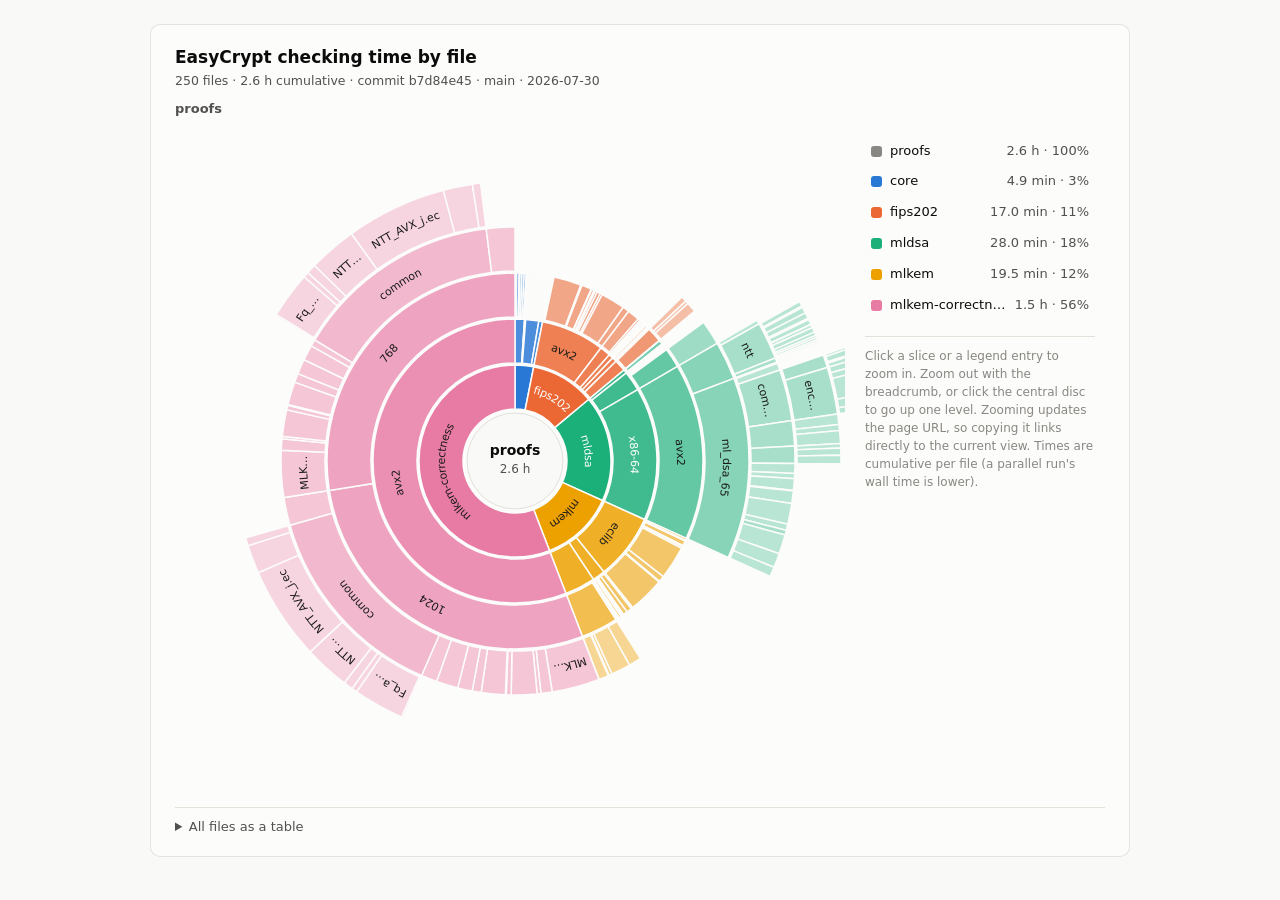
<file: index.html>
<!doctype html>
<html lang="en">
<head>
<meta charset="utf-8">
<meta name="viewport" content="width=device-width, initial-scale=1">
<title>EasyCrypt checking time</title>
<style>
  :root {
    color-scheme: light;
    --surface-1: #fcfcfb; --page: #f9f9f7;
    --text-primary: #0b0b0b; --text-secondary: #52514e; --muted: #898781;
    --hairline: #e1e0d9; --ring: rgba(11,11,11,.10);
  }
  @media (prefers-color-scheme: dark) {
    :root:where(:not([data-theme="light"])) {
      color-scheme: dark;
      --surface-1: #1a1a19; --page: #0d0d0d;
      --text-primary: #fff; --text-secondary: #c3c2b7; --muted: #898781;
      --hairline: #2c2c2a; --ring: rgba(255,255,255,.10);
    }
  }
  :root[data-theme="dark"] {
    color-scheme: dark;
    --surface-1: #1a1a19; --page: #0d0d0d;
    --text-primary: #fff; --text-secondary: #c3c2b7; --muted: #898781;
    --hairline: #2c2c2a; --ring: rgba(255,255,255,.10);
  }
  * { box-sizing: border-box; margin: 0; }
  body {
    background: var(--page); color: var(--text-primary);
    font: 14px/1.45 system-ui, -apple-system, "Segoe UI", sans-serif;
    padding: 24px; display: flex; flex-direction: column; align-items: center;
  }
  .card {
    background: var(--surface-1); border: 1px solid var(--ring);
    border-radius: 10px; padding: 20px 24px; max-width: 980px; width: 100%;
  }
  h1 { font-size: 17px; font-weight: 600; }
  .sub { color: var(--text-secondary); font-size: 12.5px; margin-top: 2px; }
  .layout { display: flex; gap: 20px; flex-wrap: wrap; align-items: flex-start;
            justify-content: center; margin-top: 12px; }
  #chart { flex: 1 1 560px; max-width: 660px; }
  svg { width: 100%; height: auto; display: block; }
  .legend { flex: 0 0 230px; display: flex; flex-direction: column; gap: 6px;
            font-size: 13px; margin-top: 8px; }
  .legend .row { display: flex; align-items: center; gap: 8px; cursor: pointer;
                 padding: 3px 6px; border-radius: 6px; }
  .legend .row:hover { background: color-mix(in srgb, var(--text-primary) 6%, transparent); }
  .legend .sw { width: 11px; height: 11px; border-radius: 3px; flex: none; }
  .legend .nm { flex: 1; color: var(--text-primary); overflow: hidden;
                text-overflow: ellipsis; white-space: nowrap; }
  .legend .tm { color: var(--text-secondary); font-variant-numeric: tabular-nums; }
  .legend .usage { color: var(--muted); font-size: 12px; margin-top: 12px;
                   line-height: 1.5; border-top: 1px solid var(--hairline);
                   padding-top: 10px; }
  #crumbs { font-size: 13px; margin-top: 10px; color: var(--muted); }
  #crumbs a { color: var(--text-primary); cursor: pointer; text-decoration: none; }
  #crumbs a:hover { text-decoration: underline; }
  #crumbs .here { color: var(--text-secondary); font-weight: 600; }
  #tip {
    position: fixed; pointer-events: none; display: none; z-index: 10;
    background: var(--surface-1); color: var(--text-primary);
    border: 1px solid var(--ring); border-radius: 8px;
    box-shadow: 0 4px 16px rgba(0,0,0,.18);
    padding: 7px 10px; font-size: 12.5px; max-width: 380px;
  }
  #tip .p { color: var(--text-secondary); word-break: break-all; }
  #tip .v { font-weight: 600; font-variant-numeric: tabular-nums; }
  path.arc { cursor: pointer; }
  path.arc:hover { filter: brightness(1.08); }
  text.albl { pointer-events: none; fill: #fff; font-size: 11px;
              dominant-baseline: central; }
  text.center-t { fill: var(--text-primary); font-weight: 600;
                  pointer-events: none; }
  text.center-s { fill: var(--text-secondary); font-size: 12px;
                  pointer-events: none; }
  details { margin-top: 16px; border-top: 1px solid var(--hairline); padding-top: 10px; }
  summary { cursor: pointer; color: var(--text-secondary); font-size: 13px; }
  table { border-collapse: collapse; margin-top: 8px; width: 100%; font-size: 12.5px; }
  th, td { text-align: left; padding: 3px 10px 3px 0; border-bottom: 1px solid var(--hairline); }
  th { color: var(--muted); font-weight: 500; }
  td.n { text-align: right; font-variant-numeric: tabular-nums; }
  th.n { text-align: right; }
</style>
</head>
<body>
<div class="card">
  <h1>EasyCrypt checking time by file</h1>
  <div class="sub" id="subtitle"></div>
  <div id="crumbs"></div>
  <div class="layout">
    <div id="chart"></div>
    <div class="legend" id="legend"></div>
  </div>
  <details><summary>All files as a table</summary>
    <table id="tbl"><thead><tr>
      <th>file</th><th class="n">seconds</th><th class="n">% of total</th>
    </tr></thead><tbody></tbody></table>
  </details>
</div>
<div id="tip"></div>
<script>
const DATA = {"meta": {"repo": "strub/jasmin-nist", "branch": "main", "commit": "b7d84e45", "run_id": 30559725609, "date": "2026-07-30T16:04:10.783369+00:00", "files": 250, "total_seconds": 9412.7}, "tree": {"name": "proofs", "children": [{"name": "core", "children": [{"name": "eclib", "children": [{"name": "CircuitBindings.ec", "seconds": 7.5}, {"name": "CircuitBindingsExtra.ec", "seconds": 4.5}, {"name": "CoreUtils.ec", "seconds": 0.2}, {"name": "DistrExtra.ec", "seconds": 21.4}, {"name": "EclibExtra.ec", "seconds": 5.4}, {"name": "JArrayExtra.ec", "seconds": 1.2}, {"name": "JWordExtra.ec", "seconds": 16.0}, {"name": "JWordList.ec", "seconds": 17.5}, {"name": "JWord_extra.ec", "seconds": 17.7}, {"name": "ListExtra.ec", "seconds": 0.6}, {"name": "List_extra.ec", "seconds": 1.3}, {"name": "W16extra.ec", "seconds": 5.6}, {"name": "W8extra.ec", "seconds": 1.9}, {"name": "xof.ec", "seconds": 0.3}]}, {"name": "stdlib", "children": [{"name": "algebra", "children": [{"name": "MaxBigop.eca", "seconds": 0.5}, {"name": "PolyReduceZpCentered.ec", "seconds": 6.2}, {"name": "TypeWithBot.eca", "seconds": 0.2}, {"name": "ZModPCentered.ec", "seconds": 4.4}]}, {"name": "datatypes", "children": [{"name": "Nneg.ec", "seconds": 0.7}]}]}, {"name": "xarrays", "children": [{"name": "XArray1024.ec", "seconds": 5.5}, {"name": "XArray1088.ec", "seconds": 4.2}, {"name": "XArray1152.ec", "seconds": 3.1}, {"name": "XArray128.ec", "seconds": 5.9}, {"name": "XArray1408.ec", "seconds": 3.5}, {"name": "XArray1410.ec", "seconds": 4.9}, {"name": "XArray1536.ec", "seconds": 3.1}, {"name": "XArray1568.ec", "seconds": 4.2}, {"name": "XArray16.ec", "seconds": 5.6}, {"name": "XArray160.ec", "seconds": 6.0}, {"name": "XArray2048.ec", "seconds": 4.2}, {"name": "XArray24.ec", "seconds": 4.1}, {"name": "XArray25.ec", "seconds": 3.5}, {"name": "XArray256.ec", "seconds": 7.7}, {"name": "XArray32.ec", "seconds": 5.5}, {"name": "XArray320.ec", "seconds": 4.8}, {"name": "XArray384.ec", "seconds": 4.8}, {"name": "XArray4.ec", "seconds": 4.9}, {"name": "XArray40.ec", "seconds": 3.7}, {"name": "XArray416.ec", "seconds": 4.9}, {"name": "XArray48.ec", "seconds": 5.0}, {"name": "XArray5.ec", "seconds": 3.5}, {"name": "XArray5120.ec", "seconds": 3.0}, {"name": "XArray56.ec", "seconds": 4.2}, {"name": "XArray6.ec", "seconds": 3.6}, {"name": "XArray640.ec", "seconds": 4.9}, {"name": "XArray7.ec", "seconds": 3.5}, {"name": "XArray768.ec", "seconds": 5.1}, {"name": "XArray7680.ec", "seconds": 3.6}, {"name": "XArray8.ec", "seconds": 4.5}, {"name": "XArray960.ec", "seconds": 4.9}]}, {"name": "xwords", "children": [{"name": "XWord10.ec", "seconds": 3.7}, {"name": "XWord11.ec", "seconds": 3.7}, {"name": "XWord12.ec", "seconds": 3.2}, {"name": "XWord128.ec", "seconds": 3.5}, {"name": "XWord13.ec", "seconds": 3.2}, {"name": "XWord20.ec", "seconds": 3.6}, {"name": "XWord256.ec", "seconds": 4.0}, {"name": "XWord4.ec", "seconds": 3.6}, {"name": "XWord5.ec", "seconds": 3.5}, {"name": "XWord512.ec", "seconds": 4.9}, {"name": "XWord64.ec", "seconds": 3.5}]}]}, {"name": "fips202", "children": [{"name": "avx2", "children": [{"name": "Avx2_extra.ec", "seconds": 4.4}, {"name": "Keccak1600_avx2.ec", "seconds": 9.3}, {"name": "Keccak1600_avx2x4.ec", "seconds": 6.4}, {"name": "Keccak1600_fixedsizes_avx2.ec", "seconds": 222.9}, {"name": "Keccak1600_fixedsizes_avx2x4.ec", "seconds": 9.4}, {"name": "Keccak1600_updstate_avx2.ec", "seconds": 79.9}, {"name": "Keccak1600_updstate_avx2x4.ec", "seconds": 5.4}, {"name": "Keccakf1600_avx2.ec", "seconds": 19.2}, {"name": "Keccakf1600_avx2x4.ec", "seconds": 11.3}, {"name": "Keccakf1600_avx2x4_generic.ec", "seconds": 17.1}, {"name": "Keccakf1600_avx2x4_native.ec", "seconds": 27.0}, {"name": "Keccakf1600_avx2x4_orig.ec", "seconds": 17.6}, {"name": "kck_abs_bindings.ec", "seconds": 195.4}, {"name": "kck_bindings.ec", "seconds": 54.6}]}, {"name": "common", "children": [{"name": "Keccak1600_subreadwrite.ec", "seconds": 96.9}, {"name": "keccak_bindings.ec", "seconds": 18.5}]}, {"name": "extracted", "children": [{"name": "Keccak1600_Jazz.ec", "seconds": 2.4}, {"name": "Keccak1600_Jazz_ASIZE.ec", "seconds": 2.6}, {"name": "Keccak1600_fixedsizes_avx2_checkXtr.ec", "seconds": 8.9}, {"name": "Keccak1600_fixedsizes_avx2x4_checkXtr.ec", "seconds": 9.5}, {"name": "Keccak1600_fixedsizes_ref_checkXtr.ec", "seconds": 5.7}, {"name": "Keccak1600_subreadwrite_checkXtr.ec", "seconds": 3.8}, {"name": "Keccak1600_updstate_avx2_checkXtr.ec", "seconds": 6.1}, {"name": "Keccak1600_updstate_avx2x4_checkXtr.ec", "seconds": 8.2}]}, {"name": "ref", "children": [{"name": "Keccak1600_fixedsizes_ref.ec", "seconds": 6.0}, {"name": "Keccak1600_ref.ec", "seconds": 3.9}, {"name": "Keccakf1600.ec", "seconds": 3.2}, {"name": "Keccakf1600_basic.ec", "seconds": 16.5}, {"name": "Keccakf1600_opt.ec", "seconds": 10.0}, {"name": "Keccakf1600_ref.ec", "seconds": 10.0}]}, {"name": "spec", "children": [{"name": "FIPS202_Keccakf1600.ec", "seconds": 1.5}, {"name": "FIPS202_SHA3.ec", "seconds": 1.5}, {"name": "Keccak1600_arrays.ec", "seconds": 1.4}, {"name": "properties", "children": [{"name": "FIPS202_SHA3_Spec.ec", "seconds": 36.1}, {"name": "Keccak1600_Spec.ec", "seconds": 20.3}, {"name": "Keccakf1600_Spec.ec", "seconds": 64.8}]}]}]}, {"name": "mldsa", "children": [{"name": "eclib", "children": [{"name": "ArrayExtra.ec", "seconds": 1.1}, {"name": "CoreUtils.ec", "seconds": 0.2}, {"name": "JArrayExtra.ec", "seconds": 1.2}, {"name": "JWordExtra.ec", "seconds": 33.0}, {"name": "ListExtra.ec", "seconds": 0.5}, {"name": "bindings.ec", "seconds": 3.4}, {"name": "xof.ec", "seconds": 0.3}]}, {"name": "spec", "children": [{"name": "Conversion.ec", "seconds": 4.4}, {"name": "GFq.ec", "seconds": 2.2}, {"name": "MLDSA.ec", "seconds": 4.5}, {"name": "MLDSA_SP.ec", "seconds": 3.8}, {"name": "MLDSA_W32_Rep.ec", "seconds": 6.9}, {"name": "Parameters.ec", "seconds": 2.1}, {"name": "Rq.ec", "seconds": 2.7}, {"name": "Sampling.ec", "seconds": 3.8}, {"name": "Serialization.ec", "seconds": 12.4}, {"name": "Symmetric.ec", "seconds": 3.7}, {"name": "VecMat.ec", "seconds": 5.9}, {"name": "properties", "children": [{"name": "ZqRounding.eca", "seconds": 160.4}]}]}, {"name": "x86-64", "children": [{"name": "avx2", "children": [{"name": "common", "children": [{"name": "avx2red.ec", "seconds": 22.3}, {"name": "ntt", "children": [{"name": "crspoly.ec", "seconds": 2.2}, {"name": "fnttalg.ec", "seconds": 23.5}, {"name": "fnttalgcorrect.ec", "seconds": 6.9}, {"name": "fnttcorrect.ec", "seconds": 28.2}, {"name": "inttalg.ec", "seconds": 27.5}, {"name": "inttalgcorrect.ec", "seconds": 7.2}, {"name": "inttcorrect.ec", "seconds": 23.8}, {"name": "listred.ec", "seconds": 1.0}, {"name": "nttalg.ec", "seconds": 14.9}, {"name": "nttlogspec.ec", "seconds": 0.8}, {"name": "nttpoly.ec", "seconds": 22.7}, {"name": "nttspec.ec", "seconds": 15.8}, {"name": "nttzetas.ec", "seconds": 9.9}, {"name": "pwmulcorrect.ec", "seconds": 10.5}, {"name": "pwmultest.ec", "seconds": 8.2}]}, {"name": "sample", "children": [{"name": "agree.ec", "seconds": 2.2}, {"name": "errshuffle.ec", "seconds": 7.6}, {"name": "prefixarray.ec", "seconds": 1.7}, {"name": "rejstream.ec", "seconds": 2.6}, {"name": "sha3x4.ec", "seconds": 7.8}, {"name": "warraypack.ec", "seconds": 1.9}]}]}, {"name": "ml_dsa_65", "children": [{"name": "arithmetic", "children": [{"name": "rounding.ec", "seconds": 6.2}]}, {"name": "column_vector.ec", "seconds": 38.2}, {"name": "common", "children": [{"name": "arithmetic", "children": [{"name": "common_invert_ntt.ec", "seconds": 9.9}, {"name": "common_modular.ec", "seconds": 25.3}, {"name": "common_ntt.ec", "seconds": 6.3}, {"name": "common_rounding.ec", "seconds": 18.9}]}, {"name": "encoding", "children": [{"name": "s1.ec", "seconds": 27.7}, {"name": "s2.ec", "seconds": 27.4}, {"name": "signature.ec", "seconds": 97.0}, {"name": "t0.ec", "seconds": 39.4}, {"name": "t1.ec", "seconds": 26.9}]}]}, {"name": "coresamplers", "children": [{"name": "Aexpand.ec", "seconds": 48.7}, {"name": "Mexpand.ec", "seconds": 28.0}, {"name": "Sexpand.ec", "seconds": 60.3}]}, {"name": "encoding", "children": [{"name": "commitment.ec", "seconds": 20.9}, {"name": "error_polynomial.ec", "seconds": 32.3}, {"name": "gamma1.ec", "seconds": 40.1}]}, {"name": "hashing.ec", "seconds": 53.8}, {"name": "hashing_4x.ec", "seconds": 27.6}, {"name": "keygen.ec", "seconds": 63.0}, {"name": "ml_dsa_65_avx2.ec", "seconds": 3.8}, {"name": "mldsa_65_prelude.ec", "seconds": 67.4}, {"name": "polynomial.ec", "seconds": 112.9}, {"name": "row_vector.ec", "seconds": 33.5}, {"name": "sample", "children": [{"name": "challenge.ec", "seconds": 6.5}, {"name": "error_vectors.ec", "seconds": 6.4}, {"name": "mask.ec", "seconds": 6.2}, {"name": "matrix_A.ec", "seconds": 6.3}]}, {"name": "sign.ec", "seconds": 104.9}, {"name": "sign_norm_checks.ec", "seconds": 78.0}, {"name": "verify.ec", "seconds": 52.5}]}]}]}]}, {"name": "mlkem", "children": [{"name": "eclib", "children": [{"name": "AVX2_Ops.ec", "seconds": 17.8}, {"name": "Fastexp.ec", "seconds": 1.4}, {"name": "For.ec", "seconds": 1.2}, {"name": "IntDiv_extra.ec", "seconds": 2.7}, {"name": "Jcheck.ec", "seconds": 0.9}, {"name": "MLKEMFCLib.ec", "seconds": 39.3}, {"name": "Montgomery.ec", "seconds": 8.6}, {"name": "Montgomery16.ec", "seconds": 15.5}, {"name": "NTTAlgebra.ec", "seconds": 268.8}, {"name": "NTT_Fq.ec", "seconds": 48.2}, {"name": "barrett_mlkem_general.ec", "seconds": 2.4}, {"name": "mlkem_bindings.ec", "seconds": 3.5}, {"name": "mlkem_filters.ec", "seconds": 294.3}]}, {"name": "security", "children": [{"name": "FLPRG.eca", "seconds": 0.1}, {"name": "FO_MLKEM.ec", "seconds": 12.8}, {"name": "FO_TT.ec", "seconds": 42.8}, {"name": "FO_UU.ec", "seconds": 34.8}, {"name": "KEM_ROM.ec", "seconds": 1.1}, {"name": "MLWE.ec", "seconds": 8.3}, {"name": "MLWE_PKE.ec", "seconds": 11.5}, {"name": "MLWE_PKE_Basic.ec", "seconds": 4.3}, {"name": "MLWE_PKE_Hash.ec", "seconds": 18.4}, {"name": "PKE_ROM.ec", "seconds": 2.5}]}, {"name": "spec", "children": [{"name": "GFq.ec", "seconds": 1.0}, {"name": "KPKE.ec", "seconds": 3.4}, {"name": "MLKEM.ec", "seconds": 3.4}, {"name": "Parameters.ec", "seconds": 0.8}, {"name": "Rq.ec", "seconds": 3.6}, {"name": "Sampling.ec", "seconds": 3.3}, {"name": "Serialization.ec", "seconds": 3.4}, {"name": "Symmetric.ec", "seconds": 3.3}, {"name": "VecMat.ec", "seconds": 5.6}, {"name": "properties", "children": [{"name": "Correctness.ec", "seconds": 81.8}, {"name": "EncDecCorrectness.ec", "seconds": 126.4}, {"name": "InnerPKE_Op.ec", "seconds": 20.4}, {"name": "MLKEMLib.ec", "seconds": 5.8}, {"name": "MLKEMSecurity.ec", "seconds": 63.8}]}]}]}, {"name": "mlkem-correctness", "children": [{"name": "avx2", "children": [{"name": "1024", "children": [{"name": "MLKEM1024_prelude.ec", "seconds": 0.5}, {"name": "MLKEM_InnerPKE_avx2_new.ec", "seconds": 310.0}, {"name": "MLKEM_KEM_avx2.ec", "seconds": 72.9}, {"name": "MLKEM_PolyVec_avx2.ec", "seconds": 24.8}, {"name": "MLKEM_PolyVec_avx2_circuit.ec", "seconds": 166.2}, {"name": "MLKEM_Poly_avx2_circuit_1024.ec", "seconds": 32.0}, {"name": "MLKEM_W16_Rep.ec", "seconds": 5.3}, {"name": "MLKEM_avx2_equivs.ec", "seconds": 0.1}, {"name": "MLKEM_genmatrix_avx2.ec", "seconds": 155.9}, {"name": "MLKEM_getnoise_avx2.ec", "seconds": 58.1}, {"name": "MLKEM_keccak_avx2.ec", "seconds": 94.9}, {"name": "NTT_avx2.ec", "seconds": 141.2}, {"name": "circuit_sem_1024.ec", "seconds": 103.5}, {"name": "common", "children": [{"name": "Fq.ec", "seconds": 9.9}, {"name": "Fq_avx2.ec", "seconds": 275.7}, {"name": "MLKEM_Poly_avx2.ec", "seconds": 29.7}, {"name": "MLKEM_Poly_avx2_circuit.ec", "seconds": 51.5}, {"name": "NTT_AVX_Fq.ec", "seconds": 247.0}, {"name": "NTT_AVX_j.ec", "seconds": 509.6}, {"name": "NTT_avx2_poly.ec", "seconds": 154.3}, {"name": "circuit_semantics.ec", "seconds": 43.7}]}, {"name": "mlkem_filters_bridge.ec", "seconds": 181.0}]}, {"name": "768", "children": [{"name": "MLKEM768_prelude.ec", "seconds": 0.5}, {"name": "MLKEM_InnerPKE_avx2_new.ec", "seconds": 303.9}, {"name": "MLKEM_KEM_avx2.ec", "seconds": 73.1}, {"name": "MLKEM_PolyVec_avx2.ec", "seconds": 16.7}, {"name": "MLKEM_PolyVec_avx2_circuit.ec", "seconds": 172.1}, {"name": "MLKEM_Poly_avx2_circuit_768.ec", "seconds": 29.4}, {"name": "MLKEM_W16_Rep.ec", "seconds": 5.3}, {"name": "MLKEM_avx2_equivs.ec", "seconds": 0.1}, {"name": "MLKEM_genmatrix_avx2.ec", "seconds": 149.2}, {"name": "MLKEM_getnoise_avx2.ec", "seconds": 58.6}, {"name": "MLKEM_keccak_avx2.ec", "seconds": 97.0}, {"name": "NTT_avx2.ec", "seconds": 100.7}, {"name": "circuit_sem_768.ec", "seconds": 43.6}, {"name": "common", "children": [{"name": "Fq.ec", "seconds": 9.9}, {"name": "Fq_avx2.ec", "seconds": 251.3}, {"name": "MLKEM_Poly_avx2.ec", "seconds": 29.4}, {"name": "MLKEM_Poly_avx2_circuit.ec", "seconds": 52.5}, {"name": "NTT_AVX_Fq.ec", "seconds": 261.1}, {"name": "NTT_AVX_j.ec", "seconds": 546.6}, {"name": "NTT_avx2_poly.ec", "seconds": 158.6}, {"name": "circuit_semantics.ec", "seconds": 44.1}]}, {"name": "mlkem_filters_bridge.ec", "seconds": 184.9}]}]}]}]}};

/* ---- palette: categorical slot per top-level directory (validated) ---- */
const LIGHT = ["#2a78d6", "#eb6834", "#1baf7a", "#eda100", "#e87ba4",
               "#008300", "#4a3aa7", "#e34948"];
const DARK  = ["#3987e5", "#d95926", "#199e70", "#c98500", "#d55181",
               "#008300", "#9085e9", "#e66767"];
const isDark = () => {
  const t = document.documentElement.dataset.theme;
  if (t) return t === "dark";
  return matchMedia("(prefers-color-scheme: dark)").matches;
};

/* ---- hierarchy ---- */
function annotate(node, depth, path) {
  node.depth = depth;
  node.path = path;
  if (node.children) {
    node.seconds = 0;
    for (const c of node.children)
      node.seconds += annotate(c, depth + 1, path ? path + "/" + c.name : c.name).seconds;
  }
  return node;
}
const root = annotate(DATA.tree, 0, "");
const families = root.children.map(c => c.name);
const famColor = name => {
  const pal = isDark() ? DARK : LIGHT;
  return pal[families.indexOf(name) % pal.length];
};

/* shade a hex toward the surface by t in [0,1] (depth fade) */
function shade(hex, t) {
  const s = isDark() ? [26, 26, 25] : [252, 252, 251];
  const c = [1, 3, 5].map(i => parseInt(hex.slice(i, i + 2), 16));
  return "#" + c.map((v, i) =>
    Math.round(v + (s[i] - v) * t).toString(16).padStart(2, "0")).join("");
}

/* label ink for a given arc fill: dark on pale, white on saturated */
function inkFor(hex) {
  const [r, g, b] = [1, 3, 5].map(i => parseInt(hex.slice(i, i + 2), 16));
  return 0.299 * r + 0.587 * g + 0.114 * b > 150 ? "#1a1a19" : "#ffffff";
}

/* ---- layout ---- */
const W = 660, CX = W / 2, R0 = 52, RING = 46;
let zoomRoot = root;

/* zooming goes through the URL hash: #<path> deep-links a sub-category,
   and back/forward navigate the zoom history */
function zoomTo(node) {
  const target = node === root ? "" : node.path;
  if (decodeURIComponent(location.hash.replace(/^#/, "")) === target) return;
  location.hash = target;   /* fires hashchange, which renders */
}
function applyHash() {
  const h = decodeURIComponent(location.hash.replace(/^#/, ""));
  let node = root;
  if (h)
    for (const seg of h.split("/")) {
      const next = (node.children || []).find(k => k.name === seg);
      if (!next) { node = root; break; }
      node = next;
    }
  zoomRoot = node.children ? node : root;
  render();
}
window.addEventListener("hashchange", applyHash);
let maxDepth = 0;
(function md(n) { maxDepth = Math.max(maxDepth, n.depth); (n.children || []).forEach(md); })(root);

function fmt(s) {
  if (s >= 3600) return (s / 3600).toFixed(1) + " h";
  if (s >= 60) return (s / 60).toFixed(1) + " min";
  return s.toFixed(1) + " s";
}

function arcPath(a0, a1, r0, r1) {
  const p = (a, r) => [CX + r * Math.sin(a), CX - r * Math.cos(a)];
  const large = a1 - a0 > Math.PI ? 1 : 0;
  const [x0, y0] = p(a0, r0), [x1, y1] = p(a1, r0),
        [x2, y2] = p(a1, r1), [x3, y3] = p(a0, r1);
  return `M${x0},${y0}A${r0},${r0} 0 ${large} 1 ${x1},${y1}` +
         `L${x2},${y2}A${r1},${r1} 0 ${large} 0 ${x3},${y3}Z`;
}

const svgNS = "http://www.w3.org/2000/svg";
const el = (t, at) => {
  const e = document.createElementNS(svgNS, t);
  for (const k in at) e.setAttribute(k, at[k]);
  return e;
};

function render() {
  const chart = document.getElementById("chart");
  chart.innerHTML = "";
  const H = W;
  const svg = el("svg", { viewBox: `0 0 ${W} ${H}`, role: "img",
                          "aria-label": "sunburst of checking time" });

  let labelId = 0;
  const labels = [];
  const tip = document.getElementById("tip");
  tip.style.display = "none";   /* re-render pulls the arc from under the mouse */
  const total = root.seconds, zTotal = zoomRoot.seconds;

  function famOf(n) {
    let p = n.path.split("/")[0];
    return p || n.name;
  }

  function draw(node, a0, a1, ring) {
    if (node !== zoomRoot) {
      const r0 = R0 + ring * RING, r1 = r0 + RING - 2;
      const base = famColor(famOf(node));
      const rel = node.depth - zoomRoot.depth;
      const t = Math.min(0.62, 0.16 * (rel - 1));
      const fill = node.children ? shade(base, t) : shade(base, Math.min(0.7, t + 0.10));
      const path = el("path", {
        d: arcPath(a0, a1, r0, r1), fill, class: "arc",
        stroke: "var(--surface-1)", "stroke-width": "1.5",
      });
      path.addEventListener("mousemove", ev => {
        tip.style.display = "block";
        tip.style.left = Math.min(innerWidth - 380, ev.clientX + 14) + "px";
        tip.style.top = (ev.clientY + 14) + "px";
        tip.innerHTML =
          `<div class="p">${node.path}${node.children ? "/" : ""}</div>` +
          `<div><span class="v">${fmt(node.seconds)}</span>` +
          ` — ${(100 * node.seconds / total).toFixed(1)}% of total` +
          (zoomRoot !== root ? `, ${(100 * node.seconds / zTotal).toFixed(1)}% of ${zoomRoot.name}` : "") +
          `</div>`;
      });
      path.addEventListener("mouseleave", () => tip.style.display = "none");
      path.addEventListener("click", () => {
        if (node.children) zoomTo(node);
      });
      svg.appendChild(path);

      /* direct label following the arc's curve, one consistent (clockwise)
         reading direction for every label (directories and files alike) */
      const span = a1 - a0, rm = (r0 + r1) / 2, arcLen = span * rm;
      if (arcLen > 34) {
        const p = (a, r) => [CX + r * Math.sin(a), CX - r * Math.cos(a)];
        const large = span > Math.PI ? 1 : 0;
        const [xs, ys] = p(a0, rm);
        const [xe, ye] = p(a1, rm);
        const id = "lbl" + (labelId++);
        const guide = el("path", {
          id, fill: "none",
          d: `M${xs},${ys}A${rm},${rm} 0 ${large} 1 ${xe},${ye}`,
        });
        svg.appendChild(guide);
        const txt = el("text", { class: "albl" });
        txt.style.fill = inkFor(fill);
        const tp = el("textPath", { href: "#" + id, startOffset: "50%",
                                    "text-anchor": "middle" });
        tp.textContent = node.name;
        txt.appendChild(tp);
        svg.appendChild(txt);
        labels.push({ txt, tp, name: node.name, room: arcLen - 8 });
      }
    }
    if (node.children) {
      let a = a0;
      for (const c of node.children) {
        const sw = (a1 - a0) * (c.seconds / node.seconds || 0);
        draw(c, a, a + sw, node === zoomRoot ? 0 : ring + 1);
        a += sw;
      }
    }
  }
  draw(zoomRoot, 0, 2 * Math.PI, -1);

  /* center: current root + zoom out */
  const c = el("circle", { cx: CX, cy: CX, r: R0 - 4, fill: "var(--page)",
                           stroke: "var(--hairline)" });
  c.style.cursor = zoomRoot === root ? "default" : "pointer";
  c.addEventListener("click", () => {
    if (zoomRoot !== root) {
      let up = root;
      const parts = zoomRoot.path.split("/"); parts.pop();
      for (const p of parts) up = up.children.find(k => k.name === p) || up;
      zoomTo(zoomRoot.path.includes("/") ? up : root);
    }
  });
  svg.appendChild(c);
  const t1 = el("text", { x: CX, y: CX - 6, class: "center-t", "text-anchor": "middle" });
  t1.textContent = zoomRoot.name;
  const t2 = el("text", { x: CX, y: CX + 12, class: "center-s", "text-anchor": "middle" });
  t2.textContent = fmt(zoomRoot.seconds);
  svg.appendChild(t1); svg.appendChild(t2);

  chart.appendChild(svg);

  /* fit pass: measure each label on its arc; trim to fit, drop if hopeless */
  for (const { txt, tp, name, room } of labels) {
    if (txt.getComputedTextLength() <= room) continue;
    let n = name.length;
    while (n > 2) {
      n--;
      tp.textContent = name.slice(0, n) + "…";
      if (txt.getComputedTextLength() <= room) break;
    }
    if (n <= 2) txt.remove();
  }

  /* breadcrumb: every ancestor is clickable */
  const cr = document.getElementById("crumbs");
  cr.innerHTML = "";
  const trail = [root];
  if (zoomRoot !== root) {
    let node = root;
    for (const p of zoomRoot.path.split("/")) {
      node = node.children.find(k => k.name === p);
      if (!node) break;
      trail.push(node);
    }
  }
  trail.forEach((node, i) => {
    if (i) cr.appendChild(document.createTextNode(" / "));
    if (node === zoomRoot) {
      const sp = document.createElement("span");
      sp.className = "here";
      sp.textContent = node.name;
      cr.appendChild(sp);
    } else {
      const a = document.createElement("a");
      a.textContent = node.name;
      a.addEventListener("click", () => zoomTo(node));
      cr.appendChild(a);
    }
  });

  /* legend */
  const lg = document.getElementById("legend");
  lg.innerHTML = "";
  {
    const row = document.createElement("div"); row.className = "row";
    row.innerHTML =
      `<span class="sw" style="background:var(--muted)"></span>` +
      `<span class="nm">${root.name}</span>` +
      `<span class="tm">${fmt(root.seconds)} · 100%</span>`;
    row.addEventListener("click", () => zoomTo(root));
    lg.appendChild(row);
  }
  for (const f of root.children) {
    const row = document.createElement("div"); row.className = "row";
    row.innerHTML =
      `<span class="sw" style="background:${famColor(f.name)}"></span>` +
      `<span class="nm">${f.name}</span>` +
      `<span class="tm">${fmt(f.seconds)} · ${(100 * f.seconds / total).toFixed(0)}%</span>`;
    row.addEventListener("click", () => zoomTo(f));
    lg.appendChild(row);
  }
  const usage = document.createElement("div");
  usage.className = "usage";
  usage.textContent =
    "Click a slice or a legend entry to zoom in. Zoom out with the " +
    "breadcrumb, or click the central disc to go up one level. Zooming " +
    "updates the page URL, so copying it links directly to the current " +
    "view. Times are cumulative per file (a parallel run's wall time is " +
    "lower).";
  lg.appendChild(usage);
}

/* subtitle from meta */
(function () {
  const m = DATA.meta || {};
  const bits = [];
  if (m.commit) bits.push(`commit ${m.commit}`);
  if (m.branch) bits.push(m.branch);
  if (m.date) bits.push(m.date.slice(0, 10));
  const n = (function cnt(x) {
    return x.children ? x.children.reduce((a, c) => a + cnt(c), 0) : 1; })(root);
  document.getElementById("subtitle").textContent =
    `${n} files · ${fmt(root.seconds)} cumulative` +
    (bits.length ? ` · ${bits.join(" · ")}` : "");
})();

/* table view (accessibility relief for low-contrast slots) */
(function () {
  const rows = [];
  (function walk(n) {
    if (n.children) n.children.forEach(walk);
    else rows.push(n);
  })(root);
  rows.sort((a, b) => b.seconds - a.seconds);
  const tb = document.querySelector("#tbl tbody");
  for (const r of rows) {
    const tr = document.createElement("tr");
    tr.innerHTML = `<td>${r.path}</td><td class="n">${r.seconds.toFixed(1)}</td>` +
                   `<td class="n">${(100 * r.seconds / root.seconds).toFixed(2)}</td>`;
    tb.appendChild(tr);
  }
})();

applyHash();
matchMedia("(prefers-color-scheme: dark)").addEventListener("change", render);
new MutationObserver(render).observe(document.documentElement,
  { attributes: true, attributeFilter: ["data-theme"] });
</script>
</body>
</html>
</file>
